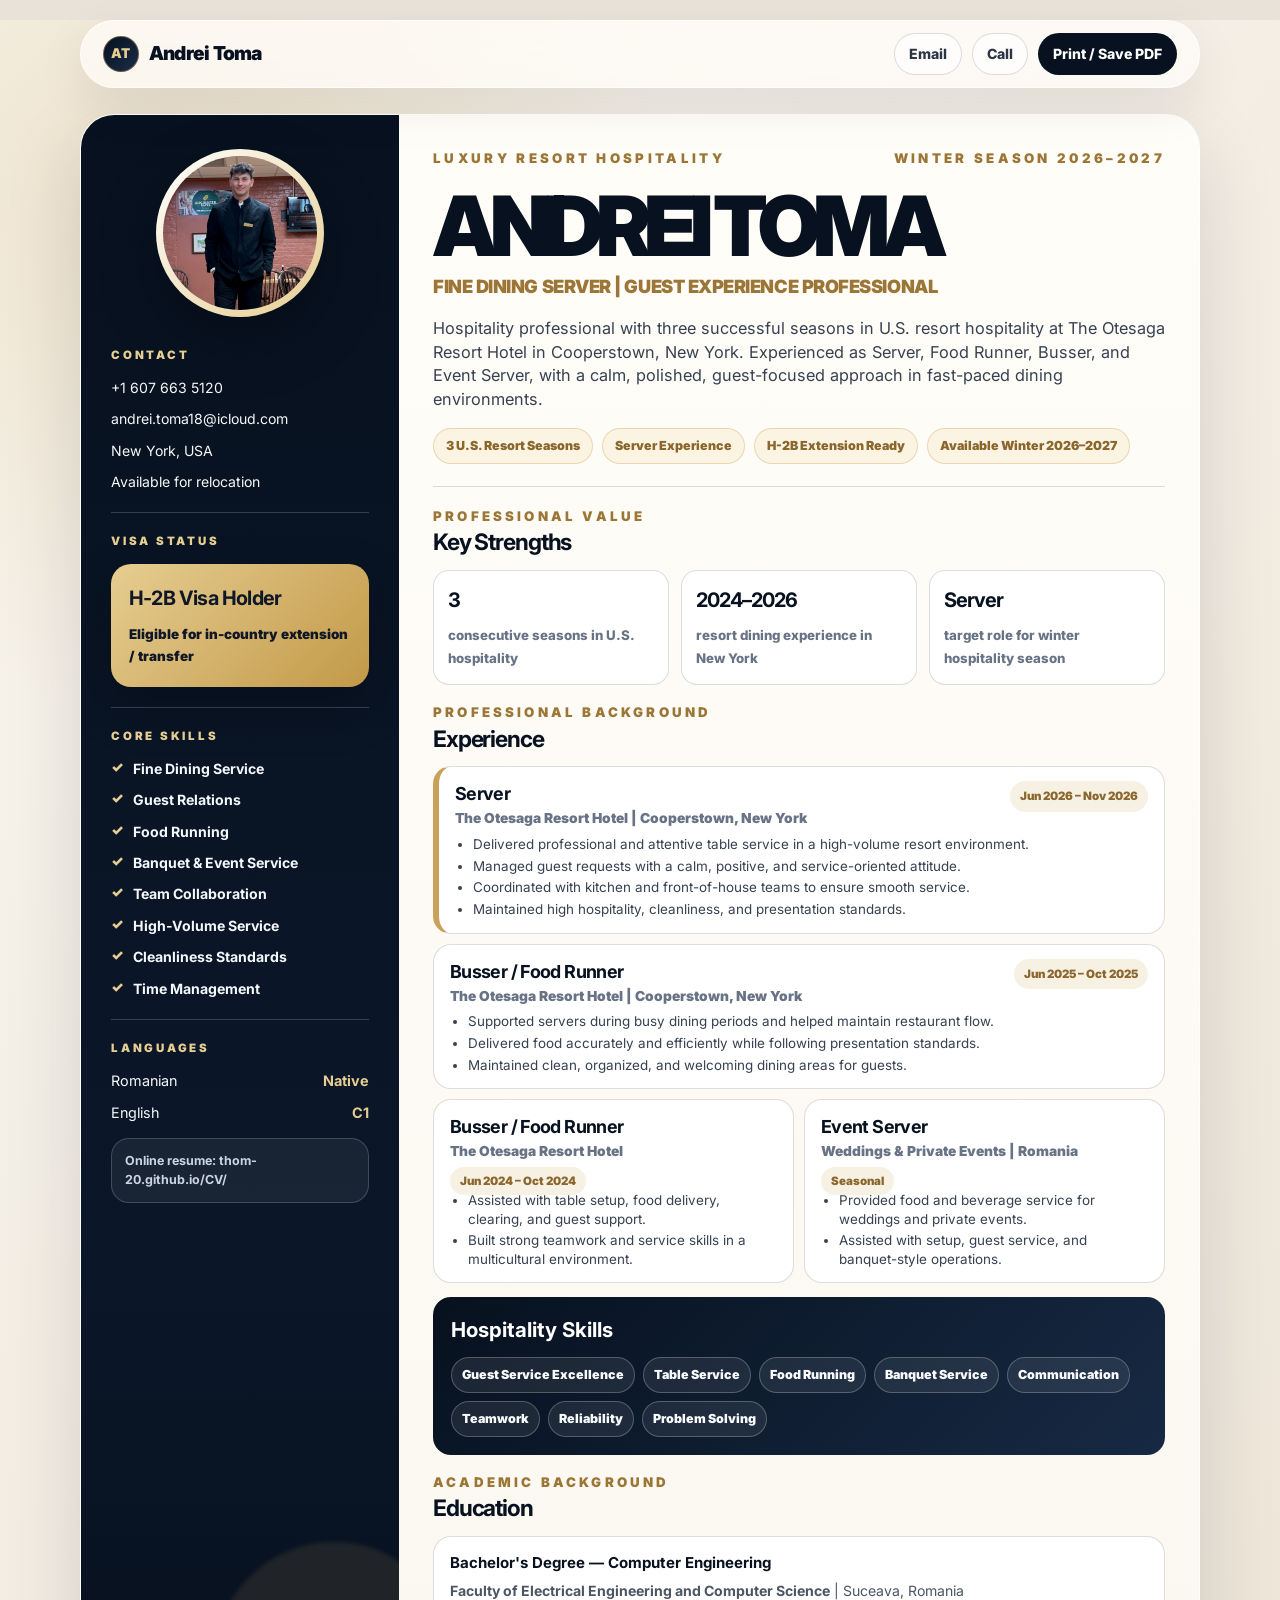
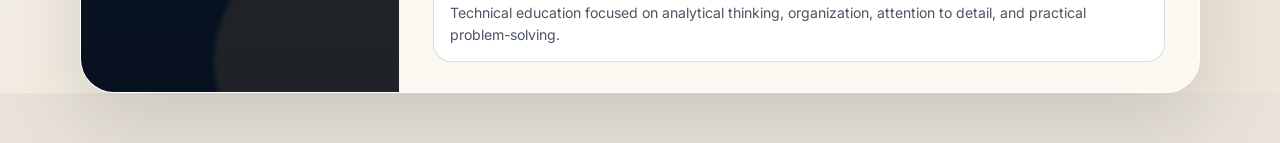
<file: index.html>
<!DOCTYPE html>
<html lang="en">
<head>
  <meta charset="UTF-8" />
  <meta name="viewport" content="width=device-width, initial-scale=1.0" />
  <title>Andrei Toma | Fine Dining Server</title>
  <meta name="description" content="Andrei Toma - Fine Dining Server and Luxury Hospitality Professional. H-2B visa holder eligible for in-country extension." />
  <style>
    @import url('https://fonts.googleapis.com/css2?family=Inter:wght@400;500;600;700;800;900&family=Playfair+Display:wght@700;800&display=swap');

    :root{
      --navy:#07111f;
      --navy2:#0d1b2f;
      --ink:#101827;
      --soft:#5d6675;
      --muted:#7a8493;
      --paper:#f8f5ee;
      --white:#fffdf8;
      --gold:#c8a15a;
      --gold2:#e6cd91;
      --line:rgba(10,20,35,.14);
      --radius:22px;
      --shadow:0 28px 80px rgba(7,17,31,.13);
    }

    *{box-sizing:border-box;margin:0;padding:0}
    html{scroll-behavior:smooth;background:#e8e2d8}
    body{font-family:Inter,system-ui,-apple-system,BlinkMacSystemFont,"Segoe UI",sans-serif;color:var(--ink);background:radial-gradient(circle at 12% 10%,rgba(200,161,90,.22),transparent 28%),linear-gradient(135deg,#f9f6ef,#ede5d8);line-height:1.45}
    a{color:inherit;text-decoration:none}

    .site-nav{width:min(1120px,calc(100% - 28px));height:68px;margin:20px auto 26px;padding:0 22px;border:1px solid rgba(255,255,255,.7);background:rgba(255,253,248,.74);backdrop-filter:blur(18px);border-radius:999px;display:flex;align-items:center;justify-content:space-between;box-shadow:0 18px 50px rgba(7,17,31,.08);position:sticky;top:14px;z-index:10}
    .brand{font-weight:900;letter-spacing:-.04em;color:var(--navy);font-size:1.2rem;display:flex;align-items:center;gap:10px}
    .brand-mark{width:36px;height:36px;border-radius:50%;display:grid;place-items:center;background:linear-gradient(135deg,var(--navy),#1a2d48);color:var(--gold2);font-size:.84rem;letter-spacing:.04em;border:1px solid rgba(200,161,90,.45)}
    .nav-actions{display:flex;gap:10px;align-items:center;font-weight:800;font-size:.88rem;color:#2b3545}
    .nav-actions a,.nav-actions button{border:1px solid var(--line);background:rgba(255,255,255,.58);border-radius:999px;padding:10px 14px;font:inherit;cursor:pointer;color:inherit}
    .nav-actions button{background:var(--navy);color:white;border-color:transparent}
    .nav-actions a:hover,.nav-actions button:hover{transform:translateY(-2px)}

    .resume-wrap{width:min(1120px,calc(100% - 28px));margin:0 auto 50px}
    .resume{background:var(--white);border-radius:34px;box-shadow:var(--shadow);overflow:hidden;display:grid;grid-template-columns:318px 1fr;min-height:980px;border:1px solid rgba(255,255,255,.85)}

    .sidebar{background:linear-gradient(180deg,var(--navy),#0b1729 72%,#07111f);color:#eef3f8;padding:34px 30px;position:relative;overflow:hidden}
    .sidebar:before{content:"";position:absolute;inset:auto -55px -90px auto;width:240px;height:240px;border-radius:50%;background:rgba(200,161,90,.12);filter:blur(2px)}
    .photo-frame{width:168px;height:168px;margin:0 auto 30px;border-radius:50%;padding:7px;background:linear-gradient(135deg,#fff,var(--gold2));box-shadow:0 24px 60px rgba(0,0,0,.28)}
    .photo-frame img{width:100%;height:100%;border-radius:50%;object-fit:cover;object-position:center;display:block;background:#d7d7d7}
    .side-section{position:relative;padding:20px 0;border-top:1px solid rgba(255,255,255,.18)}
    .side-section:first-of-type{border-top:0;padding-top:0}
    .side-title{font-size:.72rem;text-transform:uppercase;letter-spacing:.24em;font-weight:900;color:var(--gold2);margin-bottom:14px}
    .contact-list,.skill-list,.lang-list{display:grid;gap:11px;list-style:none}
    .contact-list li{font-size:.88rem;color:#f7f7f7;word-break:break-word}
    .skill-list li{font-size:.88rem;font-weight:700;display:flex;gap:10px;align-items:flex-start;color:#f4f7fb}
    .skill-list li:before{content:"✓";color:var(--gold2);font-weight:900;line-height:1.2}
    .visa-card{background:linear-gradient(135deg,var(--gold2),#c29948);color:#101827;border-radius:20px;padding:20px 18px;box-shadow:0 20px 50px rgba(0,0,0,.24)}
    .visa-card strong{display:block;font-size:1.24rem;letter-spacing:-.04em;margin-bottom:10px}
    .visa-card span{display:block;font-weight:900;font-size:.84rem;line-height:1.65}
    .lang-row{display:flex;justify-content:space-between;gap:18px;font-size:.9rem;color:#f4f7fb}
    .lang-row strong{color:var(--gold2)}
    .qr-box{margin-top:15px;padding:13px;border:1px solid rgba(255,255,255,.18);border-radius:18px;background:rgba(255,255,255,.06);font-size:.78rem;color:#cbd5e1;font-weight:700}

    .main{padding:34px 34px 30px;background:linear-gradient(180deg,#fffdf8,#fbf8f1)}
    .topline{display:flex;justify-content:space-between;gap:24px;align-items:flex-start;margin-bottom:22px}
    .kicker{font-size:.83rem;text-transform:uppercase;letter-spacing:.25em;font-weight:900;color:#9b7636;line-height:1.45}
    .season{text-align:right;white-space:nowrap}
    h1{font-size:clamp(3.3rem,7vw,5.2rem);line-height:.87;letter-spacing:-.085em;color:var(--navy);font-weight:900;margin:6px 0 10px}
    .role{font-size:1.14rem;color:#9b7636;font-weight:900;text-transform:uppercase;letter-spacing:-.025em;margin-bottom:18px}
    .summary{font-size:1.02rem;color:#374151;max-width:760px;margin-bottom:16px}
    .pill-row{display:flex;flex-wrap:wrap;gap:9px;margin-bottom:22px}
    .pill{border:1px solid rgba(200,161,90,.35);background:#fbf4e2;color:#8b662d;border-radius:999px;padding:8px 12px;font-weight:900;font-size:.78rem;white-space:nowrap}
    .divider{height:1px;background:var(--line);margin:0 0 20px}
    .section{margin-top:18px}
    .section-head{display:flex;align-items:flex-end;justify-content:space-between;gap:18px;margin-bottom:11px}
    .section-label{font-size:.83rem;text-transform:uppercase;letter-spacing:.24em;font-weight:900;color:#9b7636}
    .section h2{font-size:1.42rem;letter-spacing:-.05em;color:var(--navy)}
    .strengths{display:grid;grid-template-columns:repeat(3,1fr);gap:12px;margin-bottom:18px}
    .strength-card{border:1px solid var(--line);border-radius:16px;padding:15px 14px;background:white;min-height:86px}
    .strength-card strong{display:block;font-size:1.25rem;color:var(--navy);margin-bottom:8px;letter-spacing:-.05em}
    .strength-card span{font-size:.83rem;color:#697386;font-weight:800;line-height:1.55}
    .exp-grid{display:grid;gap:10px}
    .job{border:1px solid var(--line);background:white;border-radius:18px;padding:14px 16px;position:relative;overflow:hidden}
    .job.featured{border-left:6px solid var(--gold)}
    .job-top{display:flex;justify-content:space-between;gap:16px;align-items:flex-start;margin-bottom:6px}
    .job h3{font-size:1.12rem;color:var(--navy);letter-spacing:-.035em}
    .company{font-weight:900;color:#697386;font-size:.86rem;margin-top:2px}
    .date{background:#f7f1e4;color:#8b662d;border-radius:999px;padding:7px 10px;font-weight:900;font-size:.72rem;white-space:nowrap}
    .job ul{padding-left:18px;display:grid;gap:3px}
    .job li{font-size:.84rem;color:#374151;line-height:1.38}
    .two-jobs{display:grid;grid-template-columns:1fr 1fr;gap:10px}
    .skills-panel{background:linear-gradient(135deg,var(--navy),#172943);border-radius:18px;padding:18px;color:white;margin-top:14px}
    .skills-panel h2{color:white;font-size:1.28rem;margin-bottom:12px}
    .chips{display:flex;flex-wrap:wrap;gap:8px}
    .chip{border:1px solid rgba(255,255,255,.24);background:rgba(255,255,255,.08);border-radius:999px;padding:8px 10px;font-size:.78rem;font-weight:900;color:#f8fafc}
    .edu{border:1px solid var(--line);background:white;border-radius:18px;padding:15px 16px;margin-top:10px}
    .edu strong{display:block;color:var(--navy);font-size:.94rem;margin-bottom:6px}
    .edu p{color:#4b5563;font-size:.88rem;line-height:1.55}

    @media(max-width:900px){
      .resume{grid-template-columns:1fr}
      .sidebar{display:grid;grid-template-columns:220px 1fr;gap:16px;align-items:start}
      .photo-frame{margin:0 auto}.side-section{padding:15px 0}.main{padding:26px}.topline{display:block}.season{text-align:left;margin-top:8px}.two-jobs,.strengths{grid-template-columns:1fr}.nav-actions a{display:none}
    }
    @media(max-width:560px){
      .site-nav{height:auto;border-radius:22px;align-items:flex-start}.nav-actions{flex-wrap:wrap;justify-content:flex-end}.resume-wrap{width:100%;margin:0}.resume{border-radius:0}.sidebar{grid-template-columns:1fr}.photo-frame{width:150px;height:150px}h1{font-size:3rem}.main{padding:24px 18px}.role{font-size:.98rem}.summary{font-size:.95rem}.job-top{display:block}.date{display:inline-flex;margin-top:8px}.resume-wrap{width:100%}
    }

    @page{size:A4;margin:0}
    @media print{
      html,body{width:210mm;height:297mm;background:white!important;-webkit-print-color-adjust:exact;print-color-adjust:exact}
      .site-nav{display:none!important}
      .resume-wrap{width:210mm;margin:0!important}
      .resume{width:210mm;min-height:297mm;height:297mm;border-radius:0!important;box-shadow:none!important;border:0!important;grid-template-columns:60mm 150mm;overflow:hidden}
      .sidebar{padding:8.5mm 7mm}.main{padding:8.5mm 7mm 6mm}.photo-frame{width:34mm;height:34mm;margin-bottom:7mm;padding:1.5mm}.side-section{padding:4.5mm 0}.side-title{font-size:8.5px;margin-bottom:3mm}.contact-list,.skill-list,.lang-list{gap:2.4mm}.contact-list li,.skill-list li,.lang-row{font-size:10px}.visa-card{padding:5mm 4.5mm;border-radius:5mm}.visa-card strong{font-size:15px}.visa-card span{font-size:10px}.qr-box{display:none}
      .topline{margin-bottom:5mm}.kicker{font-size:10px}.season{font-size:10px}h1{font-size:43px;margin:1mm 0 2mm}.role{font-size:13px;margin-bottom:4mm}.summary{font-size:11.5px;line-height:1.45;margin-bottom:3.5mm}.pill-row{gap:2mm;margin-bottom:4.5mm}.pill{font-size:9.5px;padding:2mm 3mm}.divider{margin-bottom:4mm}.section{margin-top:4mm}.section-label{font-size:10px}.section h2{font-size:18px}.section-head{margin-bottom:2.5mm}.strengths{gap:3mm;margin-bottom:4mm}.strength-card{min-height:auto;padding:3mm}.strength-card strong{font-size:15px;margin-bottom:1.5mm}.strength-card span{font-size:9.5px;line-height:1.45}.exp-grid{gap:2.5mm}.job{padding:3mm 3.5mm;border-radius:4mm}.job.featured{border-left:1.6mm solid var(--gold)}.job h3{font-size:14px}.company{font-size:10px}.date{font-size:8.5px;padding:1.6mm 2.4mm}.job ul{gap:0;padding-left:4mm}.job li{font-size:9.7px;line-height:1.34}.two-jobs{gap:2.5mm}.skills-panel{padding:4mm;border-radius:4mm;margin-top:3mm}.skills-panel h2{font-size:15px;margin-bottom:2.5mm}.chip{font-size:9px;padding:1.6mm 2.4mm}.edu{padding:3.2mm 3.5mm;margin-top:2.5mm;border-radius:4mm}.edu strong{font-size:10.5px}.edu p{font-size:9.8px;line-height:1.42}
    }
  </style>
</head>
<body>
  <nav class="site-nav">
    <a class="brand" href="#top"><span class="brand-mark">AT</span><span>Andrei Toma</span></a>
    <div class="nav-actions">
      <a href="mailto:andrei.toma18@icloud.com">Email</a>
      <a href="tel:+16076635120">Call</a>
      <button onclick="window.print()">Print / Save PDF</button>
    </div>
  </nav>

  <main id="top" class="resume-wrap">
    <article class="resume">
      <aside class="sidebar">
        <div>
          <div class="photo-frame"><img src="assets/me.jpeg" alt="Andrei Toma profile photo" onerror="this.style.display='none'; this.parentElement.innerHTML='<div style=&quot;width:100%;height:100%;border-radius:50%;display:grid;place-items:center;background:#14243a;color:#e6cd91;font-weight:900;font-size:34px;&quot;>AT</div>'" /></div>
        </div>

        <div>
          <section class="side-section">
            <h2 class="side-title">Contact</h2>
            <ul class="contact-list">
              <li>+1 607 663 5120</li>
              <li>andrei.toma18@icloud.com</li>
              <li>New York, USA</li>
              <li>Available for relocation</li>
            </ul>
          </section>

          <section class="side-section">
            <h2 class="side-title">Visa Status</h2>
            <div class="visa-card">
              <strong>H-2B Visa Holder</strong>
              <span>Eligible for in-country extension / transfer</span>
            </div>
          </section>

          <section class="side-section">
            <h2 class="side-title">Core Skills</h2>
            <ul class="skill-list">
              <li>Fine Dining Service</li>
              <li>Guest Relations</li>
              <li>Food Running</li>
              <li>Banquet & Event Service</li>
              <li>Team Collaboration</li>
              <li>High-Volume Service</li>
              <li>Cleanliness Standards</li>
              <li>Time Management</li>
            </ul>
          </section>

          <section class="side-section">
            <h2 class="side-title">Languages</h2>
            <div class="lang-list">
              <div class="lang-row"><span>Romanian</span><strong>Native</strong></div>
              <div class="lang-row"><span>English</span><strong>C1</strong></div>
            </div>
            <div class="qr-box">Online resume: thom-20.github.io/CV/</div>
          </section>
        </div>
      </aside>

      <section class="main">
        <header>
          <div class="topline">
            <p class="kicker">Luxury Resort Hospitality</p>
            <p class="kicker season">Winter Season 2026–2027</p>
          </div>
          <h1>ANDREI TOMA</h1>
          <p class="role">Fine Dining Server | Guest Experience Professional</p>
          <p class="summary">Hospitality professional with three successful seasons in U.S. resort hospitality at The Otesaga Resort Hotel in Cooperstown, New York. Experienced as Server, Food Runner, Busser, and Event Server, with a calm, polished, guest-focused approach in fast-paced dining environments.</p>
          <div class="pill-row">
            <span class="pill">3 U.S. Resort Seasons</span>
            <span class="pill">Server Experience</span>
            <span class="pill">H-2B Extension Ready</span>
            <span class="pill">Available Winter 2026–2027</span>
          </div>
        </header>

        <div class="divider"></div>

        <section class="section">
          <div class="section-head"><div><p class="section-label">Professional Value</p><h2>Key Strengths</h2></div></div>
          <div class="strengths">
            <div class="strength-card"><strong>3</strong><span>consecutive seasons in U.S. hospitality</span></div>
            <div class="strength-card"><strong>2024–2026</strong><span>resort dining experience in New York</span></div>
            <div class="strength-card"><strong>Server</strong><span>target role for winter hospitality season</span></div>
          </div>
        </section>

        <section class="section">
          <div class="section-head"><div><p class="section-label">Professional Background</p><h2>Experience</h2></div></div>
          <div class="exp-grid">
            <article class="job featured">
              <div class="job-top"><div><h3>Server</h3><p class="company">The Otesaga Resort Hotel | Cooperstown, New York</p></div><span class="date">Jun 2026 – Nov 2026</span></div>
              <ul>
                <li>Delivered professional and attentive table service in a high-volume resort environment.</li>
                <li>Managed guest requests with a calm, positive, and service-oriented attitude.</li>
                <li>Coordinated with kitchen and front-of-house teams to ensure smooth service.</li>
                <li>Maintained high hospitality, cleanliness, and presentation standards.</li>
              </ul>
            </article>

            <article class="job">
              <div class="job-top"><div><h3>Busser / Food Runner</h3><p class="company">The Otesaga Resort Hotel | Cooperstown, New York</p></div><span class="date">Jun 2025 – Oct 2025</span></div>
              <ul>
                <li>Supported servers during busy dining periods and helped maintain restaurant flow.</li>
                <li>Delivered food accurately and efficiently while following presentation standards.</li>
                <li>Maintained clean, organized, and welcoming dining areas for guests.</li>
              </ul>
            </article>

            <div class="two-jobs">
              <article class="job">
                <div class="job-top"><div><h3>Busser / Food Runner</h3><p class="company">The Otesaga Resort Hotel</p></div></div>
                <span class="date">Jun 2024 – Oct 2024</span>
                <ul>
                  <li>Assisted with table setup, food delivery, clearing, and guest support.</li>
                  <li>Built strong teamwork and service skills in a multicultural environment.</li>
                </ul>
              </article>

              <article class="job">
                <div class="job-top"><div><h3>Event Server</h3><p class="company">Weddings & Private Events | Romania</p></div></div>
                <span class="date">Seasonal</span>
                <ul>
                  <li>Provided food and beverage service for weddings and private events.</li>
                  <li>Assisted with setup, guest service, and banquet-style operations.</li>
                </ul>
              </article>
            </div>
          </div>
        </section>

        <section class="skills-panel">
          <h2>Hospitality Skills</h2>
          <div class="chips">
            <span class="chip">Guest Service Excellence</span>
            <span class="chip">Table Service</span>
            <span class="chip">Food Running</span>
            <span class="chip">Banquet Service</span>
            <span class="chip">Communication</span>
            <span class="chip">Teamwork</span>
            <span class="chip">Reliability</span>
            <span class="chip">Problem Solving</span>
          </div>
        </section>

        <section class="section">
          <div class="section-head"><div><p class="section-label">Academic Background</p><h2>Education</h2></div></div>
          <div class="edu">
            <strong>Bachelor's Degree — Computer Engineering</strong>
            <p><b>Faculty of Electrical Engineering and Computer Science</b> | Suceava, Romania</p>
            <p>Technical education focused on analytical thinking, organization, attention to detail, and practical problem-solving.</p>
          </div>
        </section>
      </section>
    </article>
  </main>
</body>
</html>
</file>
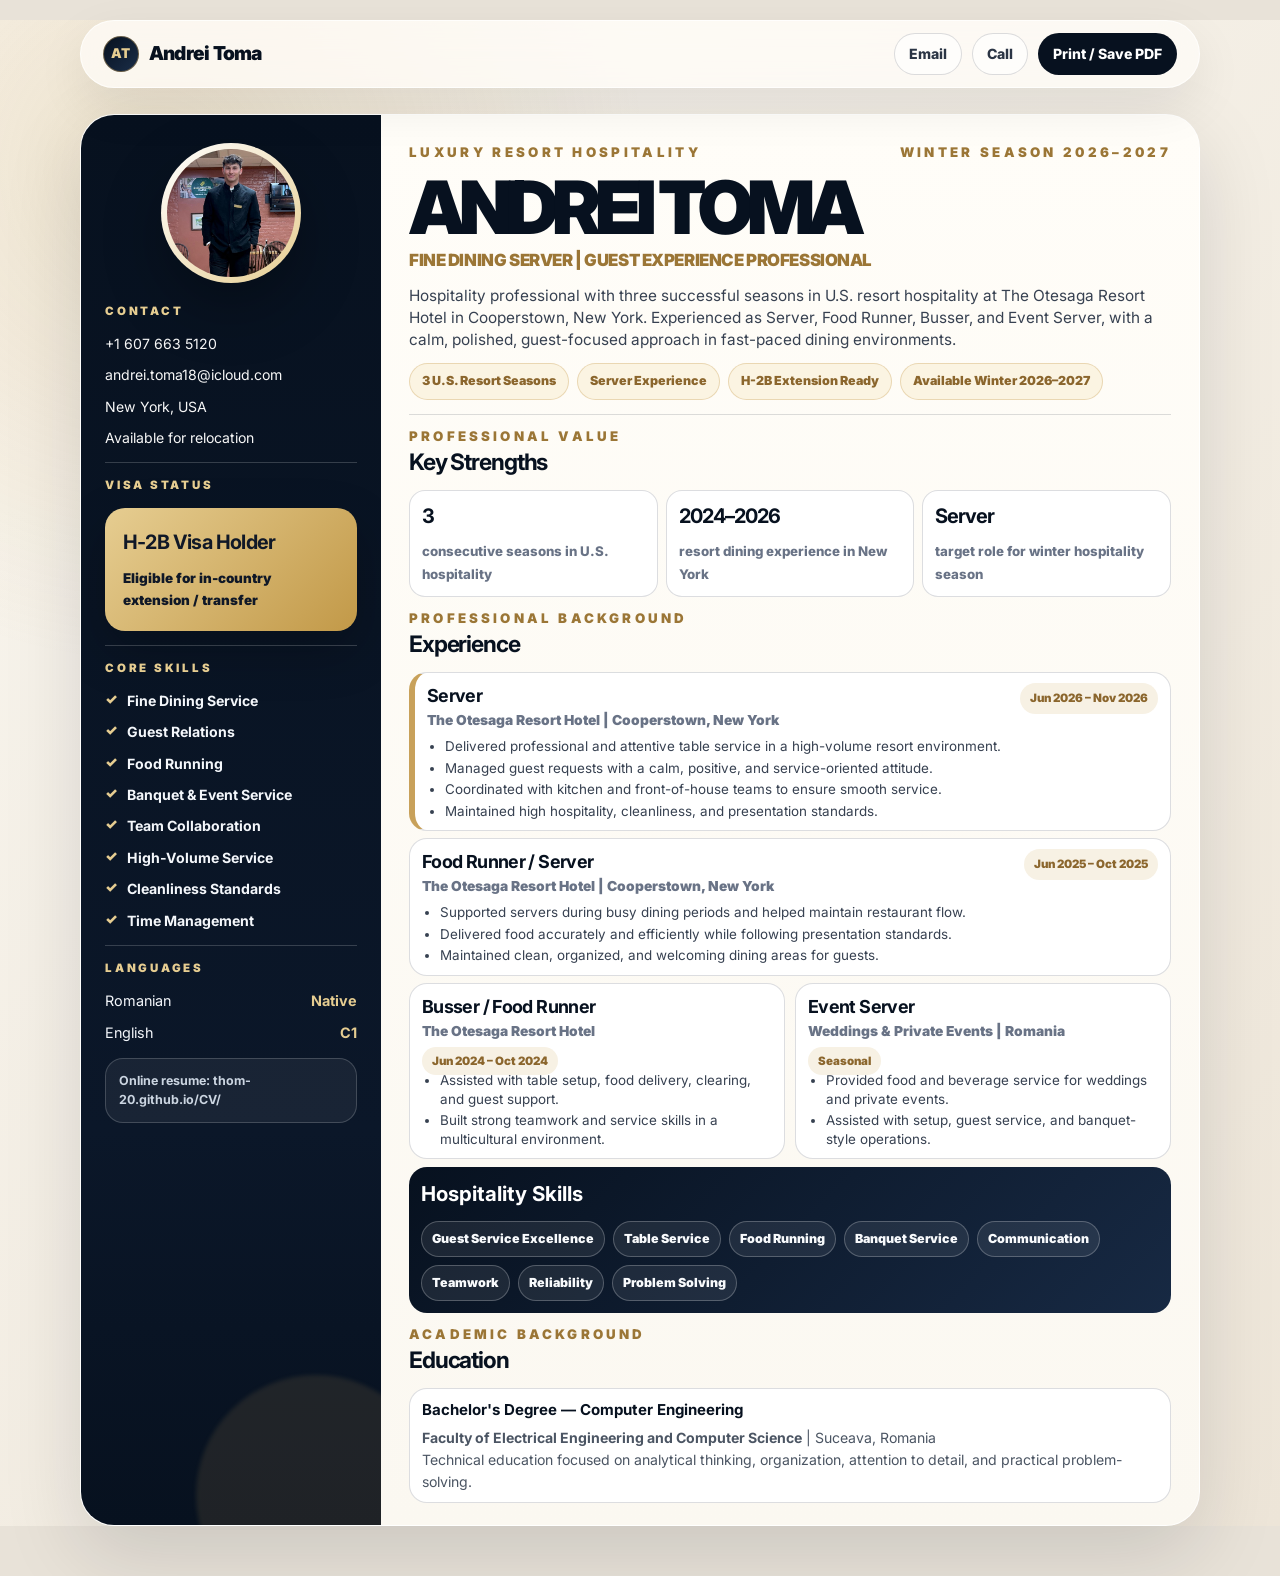
<file: Andrei_Toma_CV.html>
<!DOCTYPE html>
<html lang="en">
<head>
  <meta charset="UTF-8" />
  <meta name="viewport" content="width=device-width, initial-scale=1.0" />
  <title>Andrei Toma | Fine Dining Server</title>
  <meta name="description" content="Andrei Toma - Fine Dining Server and Luxury Hospitality Professional. H-2B visa holder eligible for in-country extension." />
  <style>
    @import url('https://fonts.googleapis.com/css2?family=Inter:wght@400;500;600;700;800;900&family=Playfair+Display:wght@700;800&display=swap');

    :root{
      --navy:#07111f;
      --navy2:#0d1b2f;
      --ink:#101827;
      --soft:#5d6675;
      --muted:#7a8493;
      --paper:#f8f5ee;
      --white:#fffdf8;
      --gold:#c8a15a;
      --gold2:#e6cd91;
      --line:rgba(10,20,35,.14);
      --radius:22px;
      --shadow:0 28px 80px rgba(7,17,31,.13);
    }

    *{box-sizing:border-box;margin:0;padding:0}
    html{scroll-behavior:smooth;background:#e8e2d8}
    body{font-family:Inter,system-ui,-apple-system,BlinkMacSystemFont,"Segoe UI",sans-serif;color:var(--ink);background:radial-gradient(circle at 12% 10%,rgba(200,161,90,.22),transparent 28%),linear-gradient(135deg,#f9f6ef,#ede5d8);line-height:1.45}
    a{color:inherit;text-decoration:none}

    .site-nav{width:min(1120px,calc(100% - 28px));height:68px;margin:20px auto 26px;padding:0 22px;border:1px solid rgba(255,255,255,.7);background:rgba(255,253,248,.74);backdrop-filter:blur(18px);border-radius:999px;display:flex;align-items:center;justify-content:space-between;box-shadow:0 18px 50px rgba(7,17,31,.08);position:sticky;top:14px;z-index:10}
    .brand{font-weight:900;letter-spacing:-.04em;color:var(--navy);font-size:1.2rem;display:flex;align-items:center;gap:10px}
    .brand-mark{width:36px;height:36px;border-radius:50%;display:grid;place-items:center;background:linear-gradient(135deg,var(--navy),#1a2d48);color:var(--gold2);font-size:.84rem;letter-spacing:.04em;border:1px solid rgba(200,161,90,.45)}
    .nav-actions{display:flex;gap:10px;align-items:center;font-weight:800;font-size:.88rem;color:#2b3545}
    .nav-actions a,.nav-actions button{border:1px solid var(--line);background:rgba(255,255,255,.58);border-radius:999px;padding:10px 14px;font:inherit;cursor:pointer;color:inherit}
    .nav-actions button{background:var(--navy);color:white;border-color:transparent}
    .nav-actions a:hover,.nav-actions button:hover{transform:translateY(-2px)}

    .resume-wrap{width:min(1120px,calc(100% - 28px));margin:0 auto 50px}
    .resume{background:var(--white);border-radius:34px;box-shadow:var(--shadow);overflow:hidden;display:grid;grid-template-columns:300px 1fr;min-height:930px;border:1px solid rgba(255,255,255,.85)}

    .sidebar{background:linear-gradient(180deg,var(--navy),#0b1729 72%,#07111f);color:#eef3f8;padding:28px 24px;position:relative;overflow:hidden}
    .sidebar:before{content:"";position:absolute;inset:auto -55px -90px auto;width:240px;height:240px;border-radius:50%;background:rgba(200,161,90,.12);filter:blur(2px)}
    .photo-frame{width:140px;height:140px;margin:0 auto 20px;border-radius:50%;padding:6px;background:linear-gradient(135deg,#fff,var(--gold2));box-shadow:0 24px 60px rgba(0,0,0,.28)}
    .photo-frame img{width:100%;height:100%;border-radius:50%;object-fit:cover;object-position:center;display:block;background:#d7d7d7}
    .side-section{position:relative;padding:14px 0;border-top:1px solid rgba(255,255,255,.18)}
    .side-section:first-of-type{border-top:0;padding-top:0}
    .side-title{font-size:.72rem;text-transform:uppercase;letter-spacing:.24em;font-weight:900;color:var(--gold2);margin-bottom:14px}
    .contact-list,.skill-list,.lang-list{display:grid;gap:11px;list-style:none}
    .contact-list li{font-size:.88rem;color:#f7f7f7;word-break:break-word}
    .skill-list li{font-size:.88rem;font-weight:700;display:flex;gap:10px;align-items:flex-start;color:#f4f7fb}
    .skill-list li:before{content:"✓";color:var(--gold2);font-weight:900;line-height:1.2}
    .visa-card{background:linear-gradient(135deg,var(--gold2),#c29948);color:#101827;border-radius:20px;padding:20px 18px;box-shadow:0 20px 50px rgba(0,0,0,.24)}
    .visa-card strong{display:block;font-size:1.24rem;letter-spacing:-.04em;margin-bottom:10px}
    .visa-card span{display:block;font-weight:900;font-size:.84rem;line-height:1.65}
    .lang-row{display:flex;justify-content:space-between;gap:18px;font-size:.9rem;color:#f4f7fb}
    .lang-row strong{color:var(--gold2)}
    .qr-box{margin-top:15px;padding:13px;border:1px solid rgba(255,255,255,.18);border-radius:18px;background:rgba(255,255,255,.06);font-size:.78rem;color:#cbd5e1;font-weight:700}

    .main{padding:28px 28px 22px;background:linear-gradient(180deg,#fffdf8,#fbf8f1)}
    .topline{display:flex;justify-content:space-between;gap:24px;align-items:flex-start;margin-bottom:14px}
    .kicker{font-size:.83rem;text-transform:uppercase;letter-spacing:.25em;font-weight:900;color:#9b7636;line-height:1.45}
    .season{text-align:right;white-space:nowrap}
    h1{font-size:clamp(3rem,6.2vw,4.6rem);line-height:.87;letter-spacing:-.085em;color:var(--navy);font-weight:900;margin:4px 0 8px}
    .role{font-size:1.05rem;color:#9b7636;font-weight:900;text-transform:uppercase;letter-spacing:-.025em;margin-bottom:12px}
    .summary{font-size:.96rem;color:#374151;max-width:760px;margin-bottom:12px}
    .pill-row{display:flex;flex-wrap:wrap;gap:8px;margin-bottom:14px}
    .pill{border:1px solid rgba(200,161,90,.35);background:#fbf4e2;color:#8b662d;border-radius:999px;padding:8px 12px;font-weight:900;font-size:.78rem;white-space:nowrap}
    .divider{height:1px;background:var(--line);margin:0 0 12px}
    .section{margin-top:12px}
    .section-head{display:flex;align-items:flex-end;justify-content:space-between;gap:18px;margin-bottom:11px}
    .section-label{font-size:.83rem;text-transform:uppercase;letter-spacing:.24em;font-weight:900;color:#9b7636}
    .section h2{font-size:1.42rem;letter-spacing:-.05em;color:var(--navy)}
    .strengths{display:grid;grid-template-columns:repeat(3,1fr);gap:8px;margin-bottom:10px}
    .strength-card{border:1px solid var(--line);border-radius:16px;padding:11px 12px;background:white;min-height:70px}
    .strength-card strong{display:block;font-size:1.25rem;color:var(--navy);margin-bottom:8px;letter-spacing:-.05em}
    .strength-card span{font-size:.83rem;color:#697386;font-weight:800;line-height:1.55}
    .exp-grid{display:grid;gap:7px}
    .job{border:1px solid var(--line);background:white;border-radius:18px;padding:10px 12px;position:relative;overflow:hidden}
    .job.featured{border-left:6px solid var(--gold)}
    .job-top{display:flex;justify-content:space-between;gap:16px;align-items:flex-start;margin-bottom:6px}
    .job h3{font-size:1.12rem;color:var(--navy);letter-spacing:-.035em}
    .company{font-weight:900;color:#697386;font-size:.86rem;margin-top:2px}
    .date{background:#f7f1e4;color:#8b662d;border-radius:999px;padding:7px 10px;font-weight:900;font-size:.72rem;white-space:nowrap}
    .job ul{padding-left:18px;display:grid;gap:3px}
    .job li{font-size:.84rem;color:#374151;line-height:1.38}
    .two-jobs{display:grid;grid-template-columns:1fr 1fr;gap:10px}
    .skills-panel{background:linear-gradient(135deg,var(--navy),#172943);border-radius:18px;padding:12px;color:white;margin-top:8px}
    .skills-panel h2{color:white;font-size:1.28rem;margin-bottom:12px}
    .chips{display:flex;flex-wrap:wrap;gap:8px}
    .chip{border:1px solid rgba(255,255,255,.24);background:rgba(255,255,255,.08);border-radius:999px;padding:8px 10px;font-size:.78rem;font-weight:900;color:#f8fafc}
    .edu{border:1px solid var(--line);background:white;border-radius:18px;padding:10px 12px;margin-top:6px}
    .edu strong{display:block;color:var(--navy);font-size:.94rem;margin-bottom:6px}
    .edu p{color:#4b5563;font-size:.88rem;line-height:1.55}

    @media(max-width:900px){
      .resume{grid-template-columns:1fr}
      .sidebar{display:grid;grid-template-columns:220px 1fr;gap:16px;align-items:start}
      .photo-frame{margin:0 auto}.side-section{padding:15px 0}.main{padding:26px}.topline{display:block}.season{text-align:left;margin-top:8px}.two-jobs,.strengths{grid-template-columns:1fr}.nav-actions a{display:none}
    }
    @media(max-width:560px){
      .site-nav{height:auto;border-radius:22px;align-items:flex-start}.nav-actions{flex-wrap:wrap;justify-content:flex-end}.resume-wrap{width:100%;margin:0}.resume{border-radius:0}.sidebar{grid-template-columns:1fr}.photo-frame{width:150px;height:150px}h1{font-size:3rem}.main{padding:24px 18px}.role{font-size:.98rem}.summary{font-size:.95rem}.job-top{display:block}.date{display:inline-flex;margin-top:8px}.resume-wrap{width:100%}
    }

    @page{size:A4;margin:0}
    @media print{
      *{-webkit-print-color-adjust:exact!important;print-color-adjust:exact!important;box-sizing:border-box!important}
      html,body{width:210mm!important;height:297mm!important;margin:0!important;padding:0!important;background:#fff!important;overflow:hidden!important}
      body{position:relative!important}
      .site-nav{display:none!important}

      .resume-wrap{
        position:fixed!important;
        top:0!important;
        left:0!important;
        width:210mm!important;
        height:297mm!important;
        margin:0!important;
        padding:0!important;
        overflow:hidden!important;
        background:#fffdf8!important;
        page-break-after:avoid!important;
        break-after:avoid!important;
      }

      .resume{
        width:210mm!important;
        height:297mm!important;
        min-height:297mm!important;
        border-radius:0!important;
        box-shadow:none!important;
        border:0!important;
        display:grid!important;
        grid-template-columns:62mm 148mm!important;
        overflow:hidden!important;
        background:#fffdf8!important;
        page-break-inside:avoid!important;
        break-inside:avoid!important;
      }

      .sidebar{
        display:block!important;
        width:62mm!important;
        height:297mm!important;
        padding:8mm 6.2mm!important;
        background:linear-gradient(180deg,var(--navy),#0b1729 72%,#07111f)!important;
        color:#eef3f8!important;
        overflow:hidden!important;
      }
      .sidebar:before{width:56mm!important;height:56mm!important;right:-13mm!important;bottom:-18mm!important}

      .main{
        width:148mm!important;
        height:297mm!important;
        padding:8.4mm 7.2mm 5mm!important;
        background:linear-gradient(180deg,#fffdf8,#fbf8f1)!important;
        overflow:hidden!important;
      }

      .photo-frame{width:39mm!important;height:39mm!important;margin:0 auto 6.5mm!important;padding:1.4mm!important;box-shadow:none!important}
      .side-section{padding:4.6mm 0!important;border-top:1px solid rgba(255,255,255,.18)!important}
      .side-title{font-size:9.4px!important;line-height:1.1!important;letter-spacing:.23em!important;margin-bottom:2.5mm!important;color:var(--gold2)!important}
      .contact-list,.skill-list,.lang-list{gap:2.25mm!important}
      .contact-list li,.skill-list li,.lang-row{font-size:10px!important;line-height:1.3!important;color:#f4f7fb!important}
      .skill-list li{gap:1.8mm!important}
      .visa-card{padding:4.8mm 4.2mm!important;border-radius:5mm!important}
      .visa-card strong{font-size:14.6px!important;line-height:1.05!important;margin-bottom:2mm!important}
      .visa-card span{font-size:9.6px!important;line-height:1.42!important}
      .qr-box{display:none!important}

      .topline{margin-bottom:4.4mm!important;gap:4mm!important}
      .kicker,.season{font-size:9.2px!important;line-height:1.1!important;letter-spacing:.23em!important;color:#9b7636!important}
      h1{font-size:47px!important;line-height:.86!important;letter-spacing:-.04em!important;word-spacing:.30em!important;margin:0 0 2mm!important;color:var(--navy)!important}
      .role{font-size:13px!important;line-height:1.12!important;margin-bottom:3.6mm!important;color:#9b7636!important}
      .summary{font-size:10.95px!important;line-height:1.36!important;margin-bottom:3.8mm!important;color:#374151!important;max-width:none!important}
      .pill-row{gap:1.9mm!important;margin-bottom:3.8mm!important}
      .pill{font-size:8.7px!important;line-height:1!important;padding:1.65mm 2.4mm!important;border-radius:999px!important}
      .divider{margin:0 0 3.4mm!important;height:1px!important}
      .section{margin-top:3.5mm!important}
      .section-head{margin-bottom:2.1mm!important}
      .section-label{font-size:9.4px!important;line-height:1.1!important;letter-spacing:.24em!important}
      .section h2{font-size:17.2px!important;line-height:1.05!important;letter-spacing:-.04em!important}

      .strengths{grid-template-columns:repeat(3,1fr)!important;gap:2.25mm!important;margin-bottom:3.4mm!important}
      .strength-card{padding:3.3mm!important;border-radius:3.5mm!important;min-height:15mm!important}
      .strength-card strong{font-size:15.5px!important;line-height:1.05!important;margin-bottom:1.5mm!important}
      .strength-card span{font-size:8.8px!important;line-height:1.3!important}

      .exp-grid{gap:2.15mm!important}
      .job{padding:3.05mm 3.55mm!important;border-radius:3.6mm!important}
      .job.featured{border-left:1.5mm solid var(--gold)!important}
      .job-top{gap:2.6mm!important;margin-bottom:1.25mm!important}
      .job h3{font-size:12.9px!important;line-height:1.08!important}
      .company{font-size:9.1px!important;line-height:1.25!important;margin-top:.4mm!important}
      .date{font-size:7.8px!important;line-height:1!important;padding:1.15mm 1.9mm!important;border-radius:999px!important}
      .job ul{padding-left:3.8mm!important;gap:.25mm!important}
      .job li{font-size:8.7px!important;line-height:1.24!important}
      .two-jobs{grid-template-columns:1fr 1fr!important;gap:2.1mm!important}

      .skills-panel{padding:3.9mm!important;border-radius:3.7mm!important;margin-top:2.8mm!important}
      .skills-panel h2{font-size:14.2px!important;line-height:1.05!important;margin-bottom:2.3mm!important}
      .chips{gap:1.75mm!important}
      .chip{font-size:8.4px!important;line-height:1!important;padding:1.45mm 2.1mm!important;border-radius:999px!important}

      .edu{padding:3.8mm!important;margin-top:2.5mm!important;border-radius:3.6mm!important}
      .edu strong{font-size:10.2px!important;margin-bottom:1.15mm!important;line-height:1.15!important}
      .edu p{font-size:8.7px!important;line-height:1.28!important;margin:0!important}
    }
  </style>
</head>
<body>
  <nav class="site-nav">
    <a class="brand" href="#top"><span class="brand-mark">AT</span><span>Andrei Toma</span></a>
    <div class="nav-actions">
      <a href="mailto:andrei.toma18@icloud.com">Email</a>
      <a href="tel:+16076635120">Call</a>
      <button onclick="window.print()">Print / Save PDF</button>
    </div>
  </nav>

  <main id="top" class="resume-wrap">
    <article class="resume">
      <aside class="sidebar">
        <div>
          <div class="photo-frame"><img src="assets/me.jpeg" alt="Andrei Toma profile photo" onerror="this.style.display='none'; this.parentElement.innerHTML='<div style=&quot;width:100%;height:100%;border-radius:50%;display:grid;place-items:center;background:#14243a;color:#e6cd91;font-weight:900;font-size:34px;&quot;>AT</div>'" /></div>
        </div>

        <div>
          <section class="side-section">
            <h2 class="side-title">Contact</h2>
            <ul class="contact-list">
              <li>+1 607 663 5120</li>
              <li>andrei.toma18@icloud.com</li>
              <li>New York, USA</li>
              <li>Available for relocation</li>
            </ul>
          </section>

          <section class="side-section">
            <h2 class="side-title">Visa Status</h2>
            <div class="visa-card">
              <strong>H-2B Visa Holder</strong>
              <span>Eligible for in-country extension / transfer</span>
            </div>
          </section>

          <section class="side-section">
            <h2 class="side-title">Core Skills</h2>
            <ul class="skill-list">
              <li>Fine Dining Service</li>
              <li>Guest Relations</li>
              <li>Food Running</li>
              <li>Banquet & Event Service</li>
              <li>Team Collaboration</li>
              <li>High-Volume Service</li>
              <li>Cleanliness Standards</li>
              <li>Time Management</li>
            </ul>
          </section>

          <section class="side-section">
            <h2 class="side-title">Languages</h2>
            <div class="lang-list">
              <div class="lang-row"><span>Romanian</span><strong>Native</strong></div>
              <div class="lang-row"><span>English</span><strong>C1</strong></div>
            </div>
            <div class="qr-box">Online resume: thom-20.github.io/CV/</div>
          </section>
        </div>
      </aside>

      <section class="main">
        <header>
          <div class="topline">
            <p class="kicker">Luxury Resort Hospitality</p>
            <p class="kicker season">Winter Season 2026–2027</p>
          </div>
          <h1>ANDREI TOMA</h1>
          <p class="role">Fine Dining Server | Guest Experience Professional</p>
          <p class="summary">Hospitality professional with three successful seasons in U.S. resort hospitality at The Otesaga Resort Hotel in Cooperstown, New York. Experienced as Server, Food Runner, Busser, and Event Server, with a calm, polished, guest-focused approach in fast-paced dining environments.</p>
          <div class="pill-row">
            <span class="pill">3 U.S. Resort Seasons</span>
            <span class="pill">Server Experience</span>
            <span class="pill">H-2B Extension Ready</span>
            <span class="pill">Available Winter 2026–2027</span>
          </div>
        </header>

        <div class="divider"></div>

        <section class="section">
          <div class="section-head"><div><p class="section-label">Professional Value</p><h2>Key Strengths</h2></div></div>
          <div class="strengths">
            <div class="strength-card"><strong>3</strong><span>consecutive seasons in U.S. hospitality</span></div>
            <div class="strength-card"><strong>2024–2026</strong><span>resort dining experience in New York</span></div>
            <div class="strength-card"><strong>Server</strong><span>target role for winter hospitality season</span></div>
          </div>
        </section>

        <section class="section">
          <div class="section-head"><div><p class="section-label">Professional Background</p><h2>Experience</h2></div></div>
          <div class="exp-grid">
            <article class="job featured">
              <div class="job-top"><div><h3>Server</h3><p class="company">The Otesaga Resort Hotel | Cooperstown, New York</p></div><span class="date">Jun 2026 – Nov 2026</span></div>
              <ul>
                <li>Delivered professional and attentive table service in a high-volume resort environment.</li>
                <li>Managed guest requests with a calm, positive, and service-oriented attitude.</li>
                <li>Coordinated with kitchen and front-of-house teams to ensure smooth service.</li>
                <li>Maintained high hospitality, cleanliness, and presentation standards.</li>
              </ul>
            </article>

            <article class="job">
              <div class="job-top"><div><h3>Food Runner / Server</h3><p class="company">The Otesaga Resort Hotel | Cooperstown, New York</p></div><span class="date">Jun 2025 – Oct 2025</span></div>
              <ul>
                <li>Supported servers during busy dining periods and helped maintain restaurant flow.</li>
                <li>Delivered food accurately and efficiently while following presentation standards.</li>
                <li>Maintained clean, organized, and welcoming dining areas for guests.</li>
              </ul>
            </article>

            <div class="two-jobs">
              <article class="job">
                <div class="job-top"><div><h3>Busser / Food Runner</h3><p class="company">The Otesaga Resort Hotel</p></div></div>
                <span class="date">Jun 2024 – Oct 2024</span>
                <ul>
                  <li>Assisted with table setup, food delivery, clearing, and guest support.</li>
                  <li>Built strong teamwork and service skills in a multicultural environment.</li>
                </ul>
              </article>

              <article class="job">
                <div class="job-top"><div><h3>Event Server</h3><p class="company">Weddings & Private Events | Romania</p></div></div>
                <span class="date">Seasonal</span>
                <ul>
                  <li>Provided food and beverage service for weddings and private events.</li>
                  <li>Assisted with setup, guest service, and banquet-style operations.</li>
                </ul>
              </article>
            </div>
          </div>
        </section>

        <section class="skills-panel">
          <h2>Hospitality Skills</h2>
          <div class="chips">
            <span class="chip">Guest Service Excellence</span>
            <span class="chip">Table Service</span>
            <span class="chip">Food Running</span>
            <span class="chip">Banquet Service</span>
            <span class="chip">Communication</span>
            <span class="chip">Teamwork</span>
            <span class="chip">Reliability</span>
            <span class="chip">Problem Solving</span>
          </div>
        </section>

        <section class="section">
          <div class="section-head"><div><p class="section-label">Academic Background</p><h2>Education</h2></div></div>
          <div class="edu">
            <strong>Bachelor's Degree — Computer Engineering</strong>
            <p><b>Faculty of Electrical Engineering and Computer Science</b> | Suceava, Romania</p>
            <p>Technical education focused on analytical thinking, organization, attention to detail, and practical problem-solving.</p>
          </div>
        </section>
      </section>
    </article>
  </main>
</body>
</html>
</file>
